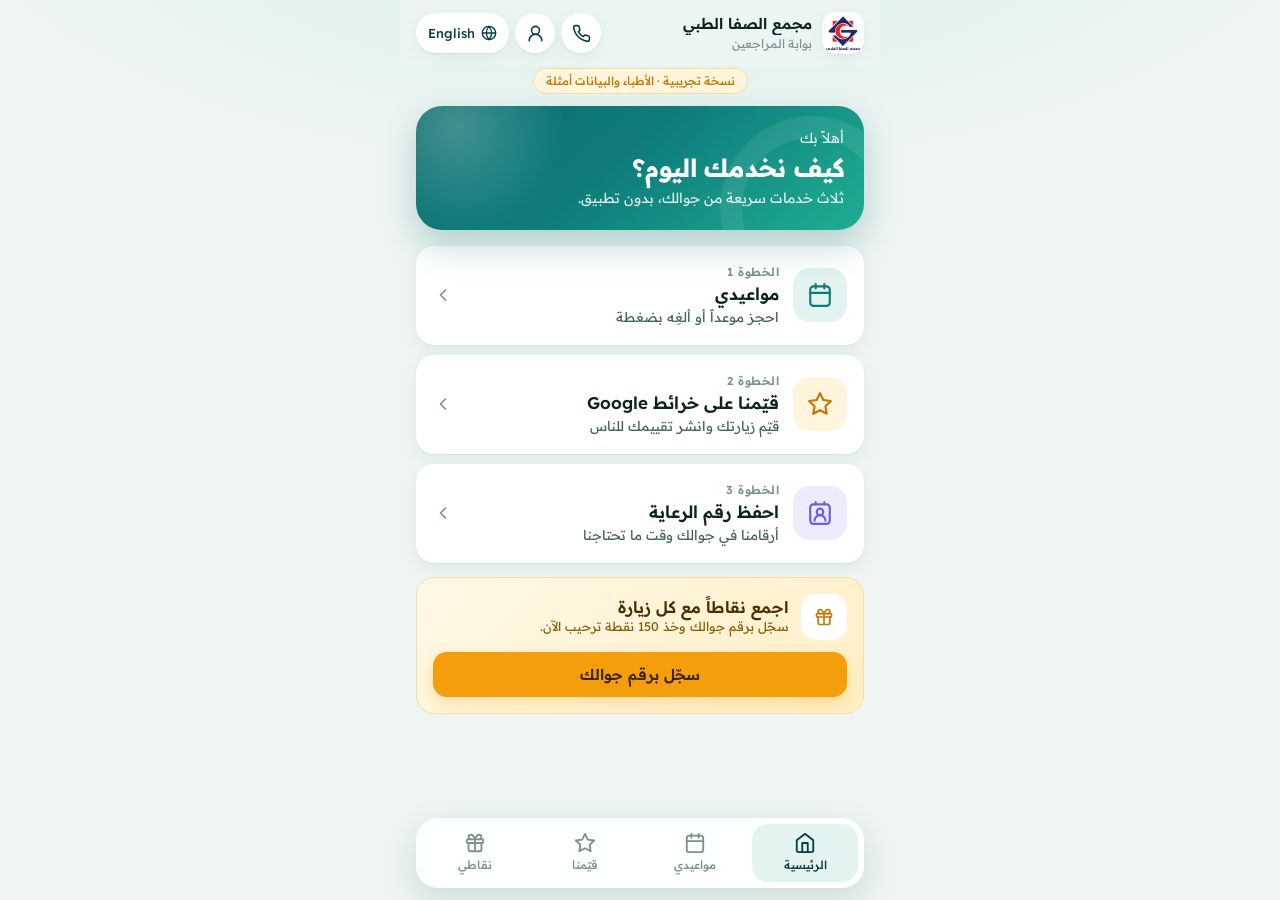
<file: index.html>
<!doctype html>
<html lang="ar" dir="rtl">
<head>
  <meta charset="utf-8">
  <meta name="robots" content="noindex, nofollow">
  <meta name="viewport" content="width=device-width, initial-scale=1, viewport-fit=cover">
  <meta name="theme-color" content="#0E7C7B">
  <title>Patient page</title>
  <link rel="icon" href="assets/brand/icon.png">
  <link rel="preconnect" href="https://fonts.googleapis.com">
  <link rel="preconnect" href="https://fonts.gstatic.com" crossorigin>
  <link href="https://fonts.googleapis.com/css2?family=Readex+Pro:wght@400;500;600;700&display=swap" rel="stylesheet">
  <link rel="stylesheet" href="assets/style.css">
</head>
<body data-title-key="t_patient">
  <a class="skip" href="#view" data-i18n="skip"></a>
  <div class="app">
    <header class="top">
      <a class="brand" href="#home">
        <span class="logo" id="logo"></span>
        <span class="brand-txt"><b data-brand="name"></b><small data-i18n="tagline"></small></span>
      </a>
      <div class="top-btns">
        <button class="icon-btn" id="careBtn" type="button" data-i18n-label="a3_t"><svg class="i" viewBox="0 0 24 24" fill="none" stroke="currentColor" stroke-width="2" stroke-linecap="round" stroke-linejoin="round" aria-hidden="true"><path d="M22 16.92v3a2 2 0 0 1-2.18 2 19.79 19.79 0 0 1-8.63-3.07 19.5 19.5 0 0 1-6-6 19.79 19.79 0 0 1-3.07-8.67A2 2 0 0 1 4.11 2h3a2 2 0 0 1 2 1.72 12.84 12.84 0 0 0 .7 2.81 2 2 0 0 1-.45 2.11L8.09 9.91a16 16 0 0 0 6 6l1.27-1.27a2 2 0 0 1 2.11-.45 12.84 12.84 0 0 0 2.81.7A2 2 0 0 1 22 16.92z"/></svg></button>
        <button class="icon-btn" id="userBtn" type="button"></button>
        <button class="lang" id="langBtn" type="button"></button>
      </div>
    </header>
    <p class="demo-tag"><span data-i18n="demo_tag"></span></p>

    <main id="view" tabindex="-1"></main>

    <nav class="tabs" aria-label="sections">
      <a href="#home" data-nav="home"><svg class="i" viewBox="0 0 24 24" fill="none" stroke="currentColor" stroke-width="2" stroke-linecap="round" stroke-linejoin="round" aria-hidden="true"><path d="m3 9 9-7 9 7v11a2 2 0 0 1-2 2H5a2 2 0 0 1-2-2z"/><path d="M9 22V12h6v10"/></svg><span data-i18n="home"></span></a>
      <a href="#appts" data-nav="appts"><svg class="i" viewBox="0 0 24 24" fill="none" stroke="currentColor" stroke-width="2" stroke-linecap="round" stroke-linejoin="round" aria-hidden="true"><rect x="3" y="4" width="18" height="18" rx="3"/><path d="M16 2v4M8 2v4M3 10h18"/></svg><span data-i18n="nav_appts"></span></a>
      <a href="#rate" data-nav="rate"><svg class="i" viewBox="0 0 24 24" fill="none" stroke="currentColor" stroke-width="2" stroke-linecap="round" stroke-linejoin="round" aria-hidden="true"><path d="M12 2l3.09 6.26L22 9.27l-5 4.87 1.18 6.88L12 17.77l-6.18 3.25L7 14.14 2 9.27l6.91-1.01L12 2z"/></svg><span data-i18n="nav_rate"></span></a>
      <a href="#points" data-nav="points"><svg class="i" viewBox="0 0 24 24" fill="none" stroke="currentColor" stroke-width="2" stroke-linecap="round" stroke-linejoin="round" aria-hidden="true"><rect x="3" y="8" width="18" height="4" rx="1"/><path d="M12 8v13M19 12v7a2 2 0 0 1-2 2H7a2 2 0 0 1-2-2v-7M7.5 8a2.5 2.5 0 0 1 0-5C10 3 12 8 12 8s2-5 4.5-5a2.5 2.5 0 0 1 0 5"/></svg><span data-i18n="nav_points"></span></a>
    </nav>
  </div>

  <script src="vendor/qrcode.min.js"></script>
  <script src="assets/config.js"></script>
  <script src="assets/i18n.js"></script>
  <script src="assets/core.js"></script>
  <script src="assets/data.js"></script>
  <script src="assets/app.js"></script>
</body>
</html>
</file>
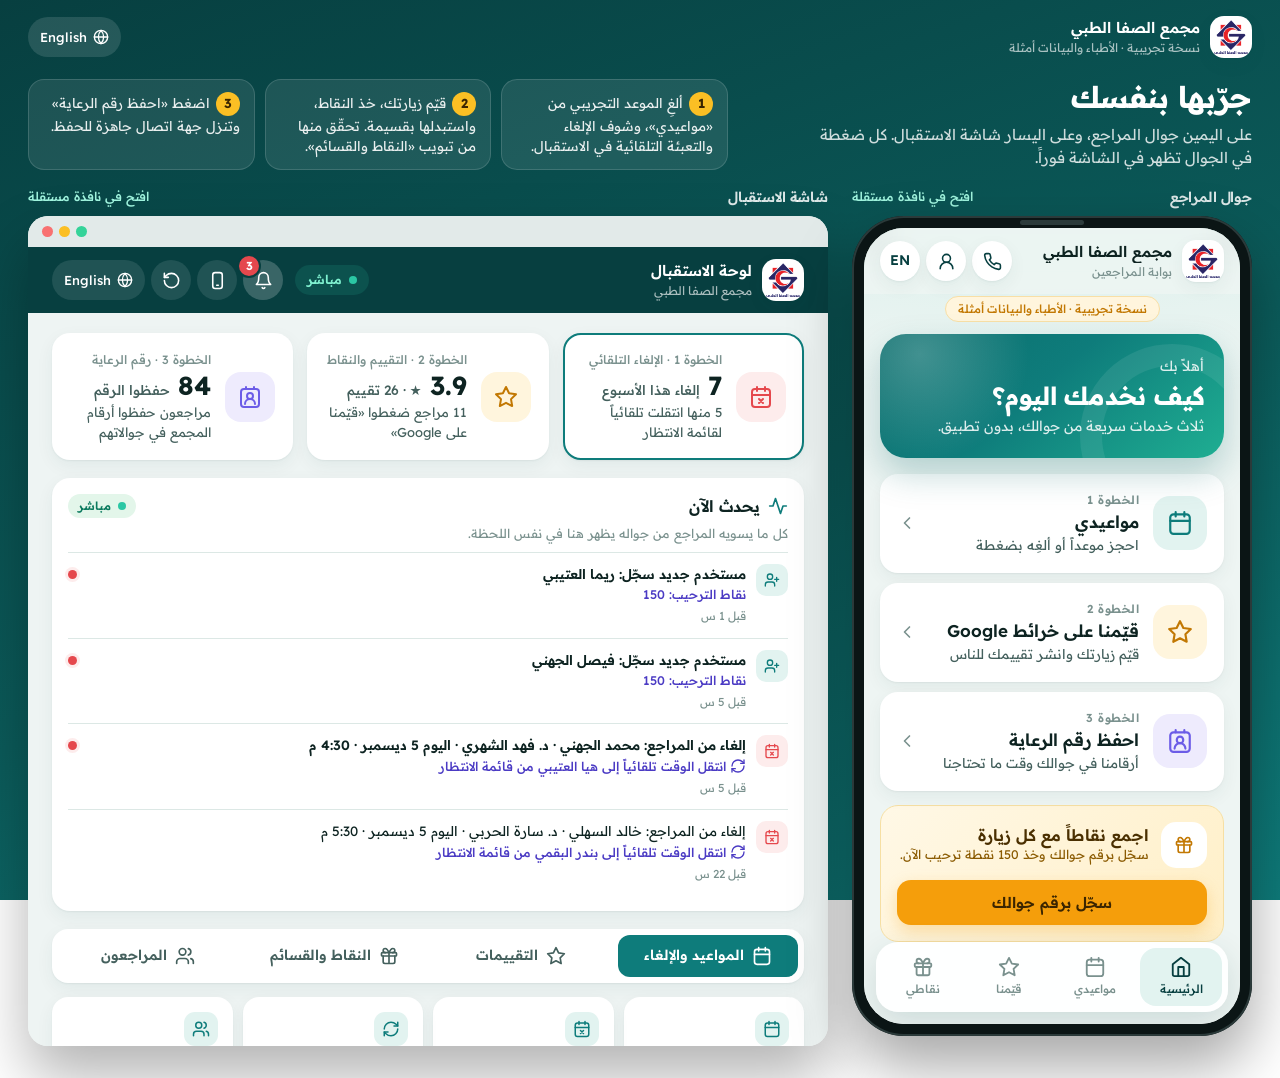
<file: demo.html>
<!doctype html>
<html lang="ar" dir="rtl">
<head>
  <meta charset="utf-8">
  <meta name="robots" content="noindex, nofollow">
  <meta name="viewport" content="width=device-width, initial-scale=1">
  <meta name="theme-color" content="#073F40">
  <title>Live demo</title>
  <link rel="icon" href="assets/brand/icon.png">
  <link rel="preconnect" href="https://fonts.googleapis.com">
  <link rel="preconnect" href="https://fonts.gstatic.com" crossorigin>
  <link href="https://fonts.googleapis.com/css2?family=Readex+Pro:wght@400;500;600;700&display=swap" rel="stylesheet">
  <link rel="stylesheet" href="assets/style.css">
  <style>
    body.demo { background: linear-gradient(160deg, #073F40 0%, #0B5B5A 55%, #0E7C7B 100%) fixed; color: #fff; min-height: 100vh; }
    .d-top { display: flex; align-items: center; gap: 12px; padding: 16px 28px; }
    .d-top .brand-txt small { color: rgba(255,255,255,.65); }
    .d-top .brand { flex: 1; }
    .d-top .lang { background: rgba(255,255,255,.12); color: #fff; box-shadow: none; }
    .d-intro { max-width: 1400px; margin: 0 auto; padding: 4px 28px 18px; display: grid; grid-template-columns: minmax(0, 1fr) minmax(0, 1.4fr); gap: 24px; align-items: end; }
    .d-intro h1 { font-size: 30px; font-weight: 700; }
    .d-intro p { color: rgba(255,255,255,.8); margin-top: 6px; max-width: 48ch; }
    .d-steps { list-style: none; margin: 0; padding: 0; display: grid; grid-template-columns: repeat(3, 1fr); gap: 10px; }
    .d-steps li { background: rgba(255,255,255,.09); border: 1px solid rgba(255,255,255,.14); border-radius: 16px; padding: 12px 14px; font-size: 13.5px; line-height: 1.5; color: rgba(255,255,255,.9); }
    .d-steps b { display: inline-grid; place-items: center; width: 24px; height: 24px; border-radius: 50%; background: #FBBF24; color: #3B2500; font-size: 13px; margin-inline-end: 6px; }
    .d-stage { max-width: 1400px; margin: 0 auto; padding: 0 28px 32px; display: grid; grid-template-columns: 400px minmax(0, 1fr); gap: 24px; align-items: start; }
    .d-col h2 { display: flex; align-items: center; justify-content: space-between; gap: 8px; font-size: 14px; font-weight: 600; color: rgba(255,255,255,.85); margin-bottom: 10px; }
    .d-col h2 a { font-size: 12.5px; font-weight: 500; color: #9FF3DD; display: inline-flex; gap: 4px; align-items: center; }
    .d-col h2 a .i { width: 14px; height: 14px; }
    .phone { width: 400px; height: 820px; border-radius: 52px; padding: 12px; background: #0B1515; box-shadow: 0 30px 60px rgba(0,0,0,.35), inset 0 0 0 2px #2B3A3A; position: relative; }
    .phone::before { content: ''; position: absolute; top: 4px; left: 50%; transform: translateX(-50%); width: 64px; height: 5px; border-radius: 9px; background: #2B3A3A; z-index: 2; }
    .phone iframe { width: 100%; height: 100%; border: 0; border-radius: 40px; background: #EEF5F3; display: block; }
    .screen { border-radius: 20px; overflow: hidden; box-shadow: 0 30px 60px rgba(0,0,0,.3); background: #EEF4F3; }
    .screen .bar { display: flex; gap: 6px; padding: 10px 14px; background: #E2EAE9; direction: ltr; }
    .screen .bar span { width: 11px; height: 11px; border-radius: 50%; background: #F87171; }
    .screen .bar span:nth-child(2) { background: #FBBF24; } .screen .bar span:nth-child(3) { background: #34D399; }
    .screen iframe { width: 100%; height: 799px; border: 0; display: block; }
    @media (max-width: 1100px) {
      .d-intro, .d-stage { grid-template-columns: 1fr; }
      .d-col.ph { justify-self: center; }
    }
    @media (max-width: 700px) {
      .d-top, .d-intro, .d-stage { padding-inline: 16px; }
      .d-steps { grid-template-columns: 1fr; }
      .phone { width: min(400px, calc(100vw - 32px)); height: 760px; border-radius: 44px; }
      .d-intro h1 { font-size: 24px; }
    }
  </style>
</head>
<body class="demo" data-title-key="t_demo">
  <header class="d-top">
    <a class="brand" href="demo.html">
      <span class="logo" id="logo"></span>
      <span class="brand-txt"><b data-brand="name"></b><small data-i18n="demo_tag"></small></span>
    </a>
    <button class="lang" id="langBtn" type="button"></button>
  </header>
  <section class="d-intro">
    <div><h1 data-i18n="p_title"></h1><p data-i18n="p_sub"></p></div>
    <ol class="d-steps">
      <li><b>1</b><span data-i18n="p_s1"></span></li>
      <li><b>2</b><span data-i18n="p_s2"></span></li>
      <li><b>3</b><span data-i18n="p_s3"></span></li>
    </ol>
  </section>
  <main class="d-stage">
    <div class="d-col ph">
      <h2><span data-i18n="p_phone"></span><a href="index.html" target="_blank" rel="noopener"><span data-i18n="p_open"></span></a></h2>
      <div class="phone"><iframe src="index.html" title="patient" loading="eager"></iframe></div>
    </div>
    <div class="d-col">
      <h2><span data-i18n="p_staff"></span><a href="staff.html" target="_blank" rel="noopener"><span data-i18n="p_open"></span></a></h2>
      <div class="screen"><div class="bar" aria-hidden="true"><span></span><span></span><span></span></div><iframe src="staff.html" title="reception"></iframe></div>
    </div>
  </main>
  <script src="assets/config.js"></script>
  <script src="assets/i18n.js"></script>
  <script src="assets/core.js"></script>
  <script>
    document.getElementById('logo').innerHTML = '<img src="' + APP.brand.logoIcon + '" alt="" width="40" height="40">';
    Q.langButton(document.getElementById('langBtn'));
    Q.applyLang();
  </script>
</body>
</html>
</file>
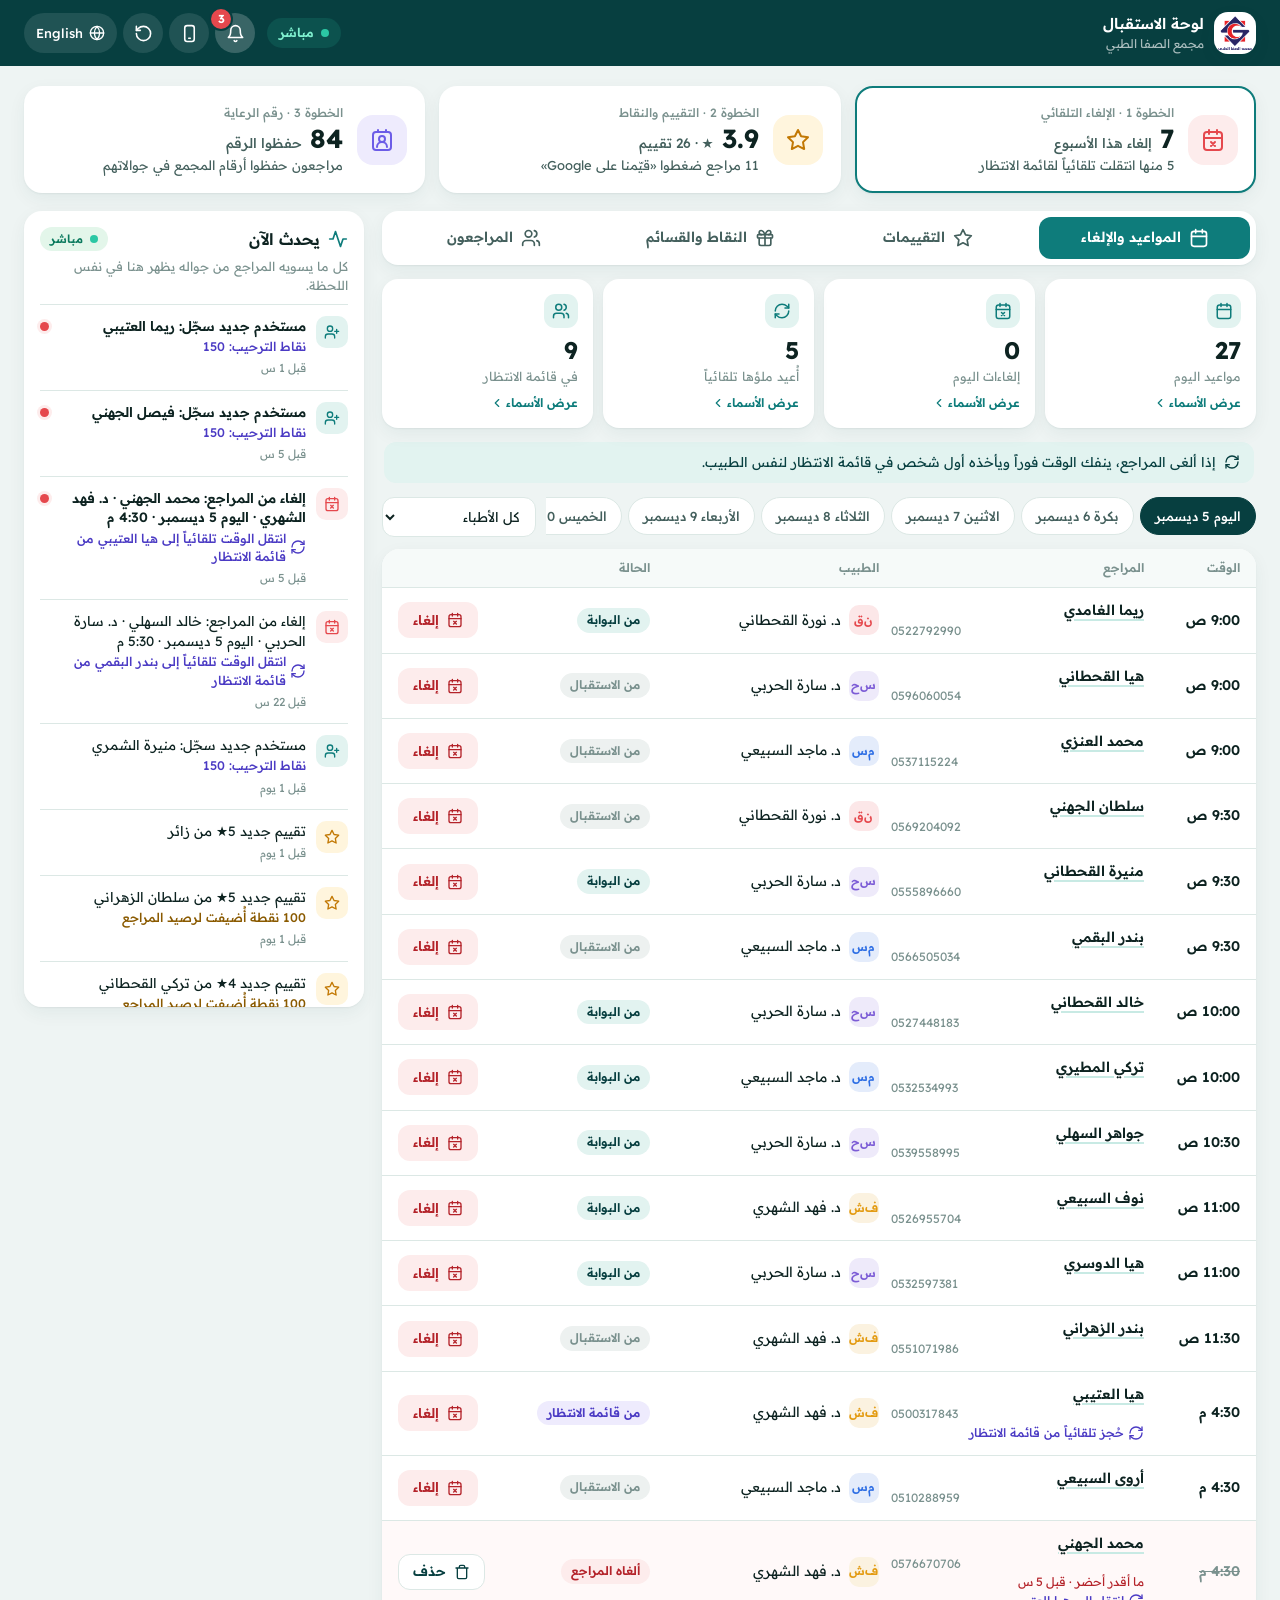
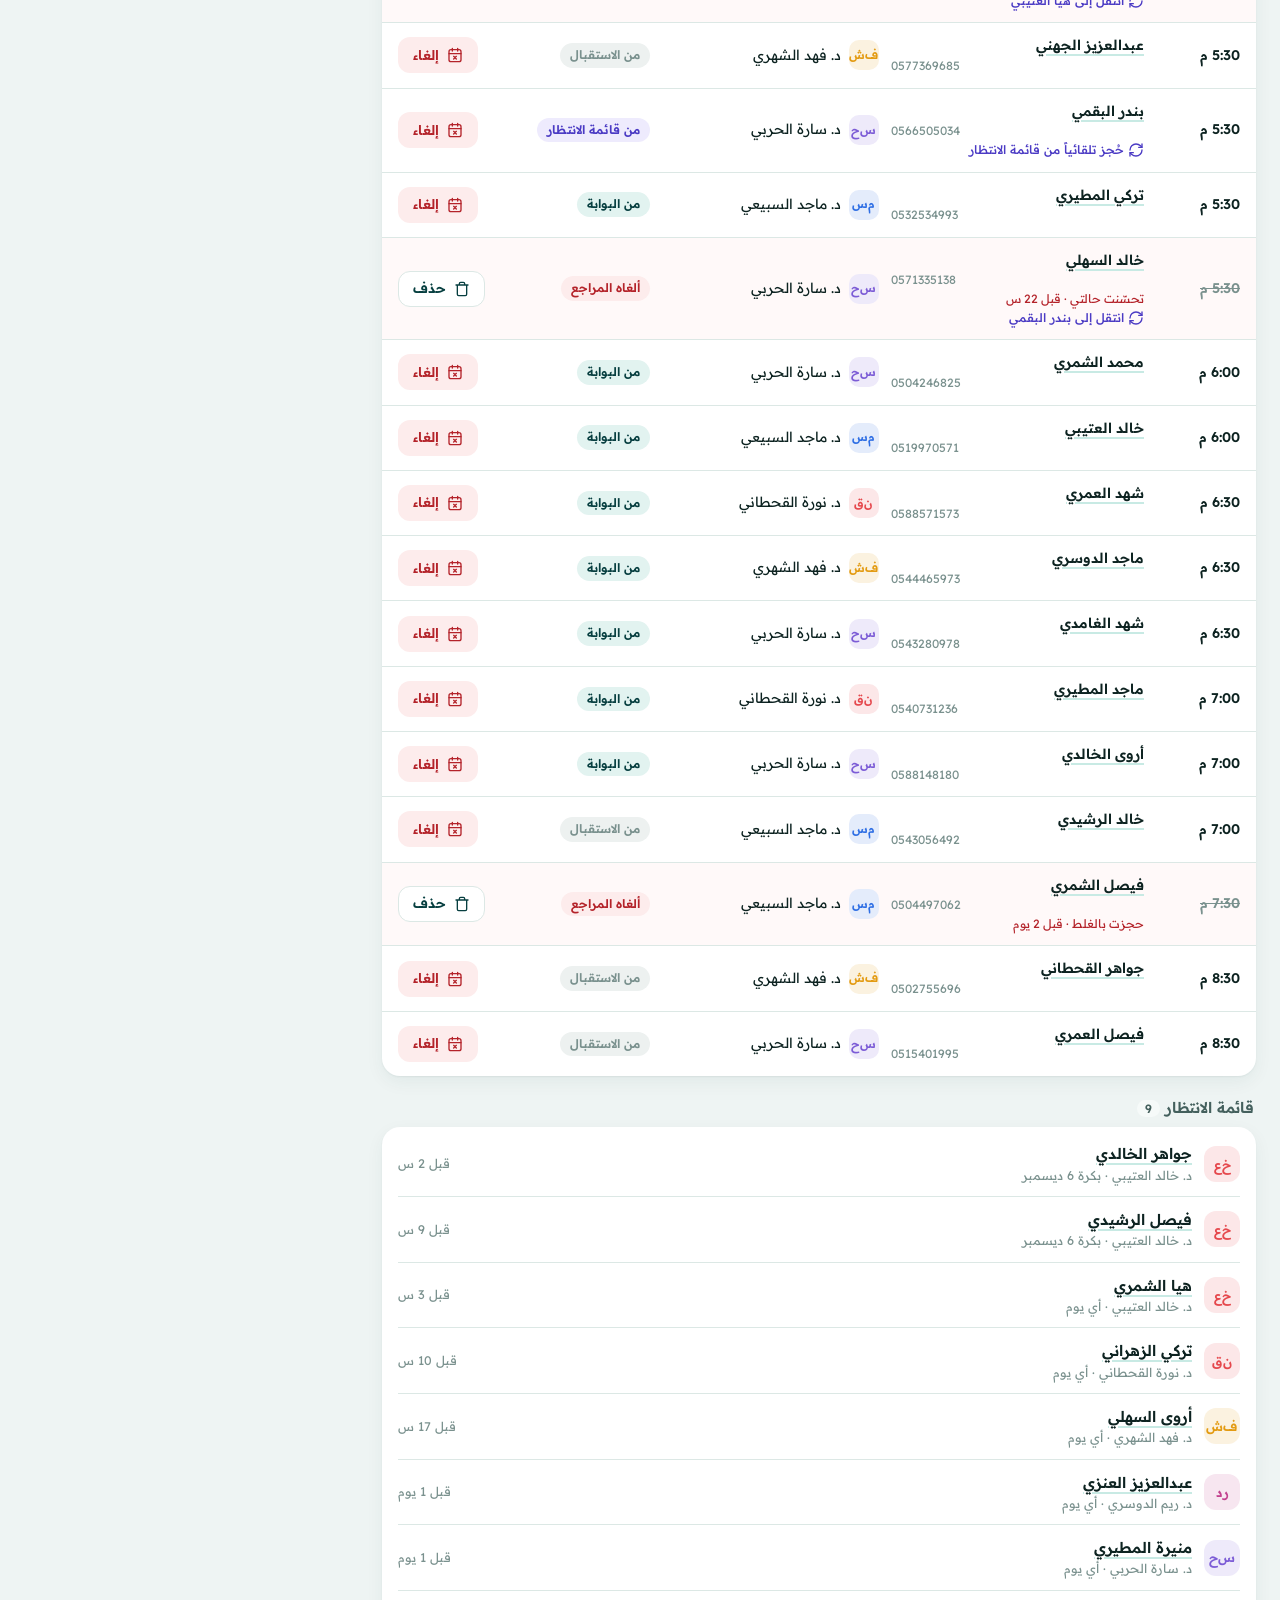
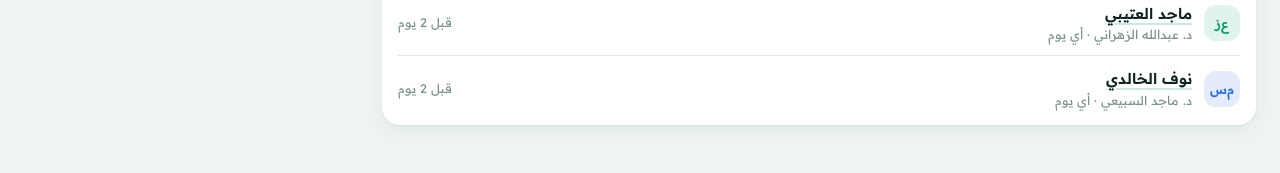
<file: staff.html>
<!doctype html>
<html lang="ar" dir="rtl">
<head>
  <meta charset="utf-8">
  <meta name="robots" content="noindex, nofollow">
  <meta name="viewport" content="width=device-width, initial-scale=1">
  <meta name="theme-color" content="#073F40">
  <title>Reception</title>
  <link rel="icon" href="assets/brand/icon.png">
  <link rel="preconnect" href="https://fonts.googleapis.com">
  <link rel="preconnect" href="https://fonts.gstatic.com" crossorigin>
  <link href="https://fonts.googleapis.com/css2?family=Readex+Pro:wght@400;500;600;700&display=swap" rel="stylesheet">
  <link rel="stylesheet" href="assets/style.css">
  <link rel="stylesheet" href="assets/staff.css">
</head>
<body class="staff" data-title-key="t_staff">
  <header class="s-top">
    <div class="s-brand">
      <span class="logo" id="logo"></span>
      <span class="brand-txt"><b data-i18n="s_title"></b><small data-brand="name"></small></span>
    </div>
    <span class="live"><span class="pulse" aria-hidden="true"></span><span data-i18n="s_live"></span></span>
    <div class="top-btns">
      <button class="icon-btn bell" id="bellBtn" type="button" aria-haspopup="dialog" aria-expanded="false"></button>
      <a class="icon-btn" href="index.html" target="_blank" rel="noopener" data-i18n-label="s_open_patient"><svg class="i" viewBox="0 0 24 24" fill="none" stroke="currentColor" stroke-width="2" stroke-linecap="round" stroke-linejoin="round" aria-hidden="true"><rect x="6" y="2" width="12" height="20" rx="3"/><path d="M11 18h2"/></svg></a>
      <button class="icon-btn" id="resetBtn" type="button" data-i18n-label="s_reset"><svg class="i" viewBox="0 0 24 24" fill="none" stroke="currentColor" stroke-width="2" stroke-linecap="round" stroke-linejoin="round" aria-hidden="true"><path d="M3 12a9 9 0 1 0 9-9 9.75 9.75 0 0 0-6.74 2.74L3 8"/><path d="M3 3v5h5"/></svg></button>
      <button class="lang" id="langBtn" type="button"></button>
    </div>
  </header>
  <main id="root" class="s-wrap"></main>

  <script src="vendor/qrcode.min.js"></script>
  <script src="assets/config.js"></script>
  <script src="assets/i18n.js"></script>
  <script src="assets/core.js"></script>
  <script src="assets/data.js"></script>
  <script src="assets/staff.js"></script>
</body>
</html>
</file>
<file: assets/style.css>
/* Simple demo: teal and mint, soft cards, big touch targets. */
:root {
  --bg: #EEF5F3;
  --surface: #FFFFFF;
  --surface-2: #F6FAF9;
  --ink: #0D2321;
  --ink-2: #44605D;
  --ink-3: #7A918E;
  --line: #DCE8E5;

  --p: #0E7C7B;
  --p-600: #0B6867;
  --p-800: #073F40;
  --p-50: #E2F3F0;
  --p-100: #C8EAE4;
  --mint: #2BC7A4;

  --amber: #F59E0B;
  --amber-600: #C27803;
  --amber-50: #FFF5DD;
  --violet: #6C5CE7;
  --violet-50: #EEEBFD;
  --bad: #E5484D;
  --bad-50: #FDECEC;
  --ok: #12A150;
  --ok-50: #E3F6EA;

  --r-sm: 12px;
  --r: 18px;
  --r-lg: 26px;
  --sh-1: 0 1px 2px rgba(7, 63, 64, .06), 0 6px 18px rgba(7, 63, 64, .06);
  --sh-2: 0 12px 34px rgba(7, 63, 64, .14);
  --ring: 0 0 0 3px #fff, 0 0 0 5px var(--p);
  --font: 'Readex Pro', 'IBM Plex Sans Arabic', system-ui, -apple-system, 'Segoe UI', sans-serif;
  --safe-b: env(safe-area-inset-bottom, 0px);
  color-scheme: light;
}
* { box-sizing: border-box; }
html { -webkit-text-size-adjust: 100%; scroll-padding-top: 80px; }
body {
  margin: 0; font-family: var(--font); color: var(--ink); font-size: 15px; line-height: 1.55;
  background: radial-gradient(1000px 420px at 50% -120px, #D3EEE8 0%, rgba(211, 238, 232, 0) 70%), var(--bg);
  min-height: 100vh; -webkit-font-smoothing: antialiased;
}
h1, h2, h3 { margin: 0; line-height: 1.3; font-weight: 600; letter-spacing: -.01em; }
p { margin: 0; }
a { color: inherit; text-decoration: none; }
button { font: inherit; color: inherit; cursor: pointer; }
input, textarea, select { font: inherit; color: inherit; }
img { display: block; max-width: 100%; }
.i { width: 20px; height: 20px; flex: none; }
.i.sm { width: 16px; height: 16px; }
:focus-visible { outline: none; box-shadow: var(--ring); border-radius: 10px; }
[dir=rtl] .i.chev, [dir=rtl] .back .i { transform: scaleX(-1); }
.skip { position: absolute; inset-inline-start: 12px; top: -60px; background: var(--p-800); color: #fff; padding: 8px 14px; border-radius: 10px; z-index: 99; }
.skip:focus { top: 12px; }
.muted { color: var(--ink-2); }
.small { font-size: 13px; }
.center { text-align: center; }

/* ---------- shell ---------- */
.app { max-width: 480px; margin: 0 auto; min-height: 100vh; padding: 0 16px calc(96px + var(--safe-b)); }
.top {
  position: sticky; top: 0; z-index: 20; display: flex; align-items: center; justify-content: space-between; gap: 8px;
  margin: 0 -16px; padding: 12px 16px; background: rgba(238, 245, 243, .86); backdrop-filter: saturate(1.4) blur(14px); -webkit-backdrop-filter: saturate(1.4) blur(14px);
}
.brand { display: flex; align-items: center; gap: 10px; min-width: 0; }
.logo { width: 42px; height: 42px; border-radius: 14px; background: #fff; box-shadow: var(--sh-1); display: grid; place-items: center; flex: none; overflow: hidden; }
.logo img { width: 34px; height: 34px; object-fit: contain; }
.brand-txt { display: flex; flex-direction: column; min-width: 0; }
.brand-txt b { font-size: 15px; font-weight: 600; white-space: nowrap; overflow: hidden; text-overflow: ellipsis; }
.brand-txt small { font-size: 12px; color: var(--ink-3); }
.top-btns { display: flex; align-items: center; gap: 6px; flex: none; }
.icon-btn { width: 40px; height: 40px; border-radius: 50%; border: 0; background: #fff; box-shadow: var(--sh-1); display: grid; place-items: center; color: var(--p-800); }
.icon-btn .i { width: 19px; height: 19px; }
.me-av { width: 32px; height: 32px; border-radius: 50%; background: var(--p); color: #fff; display: grid; place-items: center; font-weight: 600; font-size: 14px; }
.lang { height: 40px; padding: 0 12px; border-radius: 999px; border: 0; background: #fff; box-shadow: var(--sh-1); display: flex; align-items: center; gap: 6px; font-size: 13px; font-weight: 500; color: var(--p-800); }
.lang .i { width: 16px; height: 16px; }
.demo-tag { text-align: center; margin: 2px 0 12px; }
.demo-tag span { display: inline-block; font-size: 11.5px; font-weight: 500; color: var(--amber-600); background: var(--amber-50); border: 1px solid #F8DFA6; padding: 3px 12px; border-radius: 999px; }
main { outline: none; animation: in .28s ease both; }
@keyframes in { from { opacity: 0; transform: translateY(6px); } to { opacity: 1; transform: none; } }

/* bottom tabs */
.tabs {
  position: fixed; z-index: 30; bottom: calc(12px + var(--safe-b)); left: 50%; transform: translateX(-50%);
  width: min(448px, calc(100% - 24px)); display: grid; grid-template-columns: repeat(4, 1fr); gap: 4px; padding: 6px;
  background: rgba(255, 255, 255, .94); backdrop-filter: blur(16px); -webkit-backdrop-filter: blur(16px); border-radius: 22px; box-shadow: var(--sh-2);
}
.tabs a { display: flex; flex-direction: column; align-items: center; gap: 2px; padding: 8px 4px; border-radius: 16px; font-size: 11.5px; font-weight: 500; color: var(--ink-3); transition: background .2s, color .2s; }
.tabs a .i { width: 22px; height: 22px; }
.tabs a[aria-current=true] { background: var(--p-50); color: var(--p-800); }

/* ---------- buttons ---------- */
.btn {
  display: inline-flex; align-items: center; justify-content: center; gap: 8px; min-height: 44px; padding: 10px 18px;
  border-radius: 14px; border: 1px solid transparent; font-weight: 600; font-size: 15px; transition: transform .12s, background .2s, box-shadow .2s; text-align: center;
}
.btn:active { transform: scale(.98); }
.btn.block { display: flex; width: 100%; }
.btn.lg { min-height: 54px; border-radius: 16px; font-size: 16px; }
.btn.sm { min-height: 36px; padding: 6px 14px; font-size: 13.5px; border-radius: 12px; }
.btn.primary { background: var(--p); color: #fff; box-shadow: 0 6px 16px rgba(14, 124, 123, .28); }
.btn.primary:hover { background: var(--p-600); }
.btn.amber { background: var(--amber); color: #3B2500; box-shadow: 0 6px 16px rgba(245, 158, 11, .28); }
.btn.amber:hover { background: #E89206; }
.btn.ghost { background: #fff; border-color: var(--line); color: var(--p-800); }
.btn.ghost:hover { background: var(--surface-2); }
.btn.danger { background: var(--bad); color: #fff; }
.btn.danger-soft { background: var(--bad-50); color: #B4232A; }
.btn.google { background: #fff; color: #1F1F1F; border-color: #D5DCDB; }
.btn[disabled] { opacity: .45; box-shadow: none; cursor: not-allowed; }
.link { background: none; border: 0; color: var(--p); font-weight: 600; padding: 6px; font-size: 14px; }

/* ---------- home ---------- */
.hero {
  position: relative; overflow: hidden; padding: 22px 20px 20px; border-radius: var(--r-lg); color: #fff;
  background: linear-gradient(140deg, #0B6E6D 0%, #0E7C7B 45%, #1FAE92 100%); box-shadow: 0 16px 34px rgba(11, 104, 103, .26);
}
.hero::before, .hero::after { content: ''; position: absolute; border-radius: 50%; pointer-events: none; }
.hero::before { width: 220px; height: 220px; inset-inline-end: -70px; top: -90px; background: radial-gradient(circle, rgba(255, 255, 255, .22), rgba(255, 255, 255, 0) 70%); }
.hero::after { width: 140px; height: 140px; inset-inline-start: -40px; bottom: -70px; border: 22px solid rgba(255, 255, 255, .08); }
.hello { font-size: 14px; opacity: .85; }
.hero h1 { font-size: 25px; margin-top: 2px; font-weight: 700; }
.hero-sub { font-size: 14px; opacity: .85; margin-top: 4px; max-width: 30ch; }
.pts-pill { position: relative; z-index: 1; display: inline-flex; align-items: center; gap: 6px; margin-top: 14px; padding: 7px 14px; border-radius: 999px; background: rgba(255, 255, 255, .18); border: 1px solid rgba(255, 255, 255, .3); font-size: 13.5px; }
.pts-pill .i { width: 16px; height: 16px; color: #FFE08A; }

.actions { list-style: none; margin: 16px 0 0; padding: 0; display: grid; gap: 10px; }
.act {
  width: 100%; display: flex; align-items: center; gap: 14px; padding: 16px; text-align: start; border: 1px solid transparent;
  background: var(--surface); border-radius: var(--r); box-shadow: var(--sh-1); transition: transform .15s, box-shadow .2s, border-color .2s;
}
.act:hover { transform: translateY(-1px); box-shadow: var(--sh-2); border-color: var(--p-100); }
.act-ic { width: 54px; height: 54px; border-radius: 17px; display: grid; place-items: center; flex: none; }
.act-ic .i { width: 26px; height: 26px; }
.a1 .act-ic { background: var(--p-50); color: var(--p); }
.a2 .act-ic { background: var(--amber-50); color: var(--amber-600); }
.a3 .act-ic { background: var(--violet-50); color: var(--violet); }
.act-txt { flex: 1; min-width: 0; display: flex; flex-direction: column; }
.act-n { font-size: 11.5px; font-weight: 600; color: var(--ink-3); text-transform: uppercase; letter-spacing: .04em; }
.act-txt b { font-size: 17px; font-weight: 600; }
.act-txt span { font-size: 13.5px; color: var(--ink-2); }
.chev { color: var(--ink-3); }

.next { display: flex; align-items: center; gap: 12px; margin-top: 14px; padding: 14px 16px; background: var(--p-800); color: #fff; border-radius: var(--r); box-shadow: var(--sh-1); }
.next > div { flex: 1; display: flex; flex-direction: column; min-width: 0; }
.next small { font-size: 12px; opacity: .7; }
.next b { font-size: 15px; font-weight: 600; }
.next span { font-size: 13px; opacity: .85; }
.next .chev { color: rgba(255, 255, 255, .7); }

.pts-card { display: block; margin-top: 14px; padding: 16px; background: linear-gradient(135deg, #FFF8E6, #FFEFC7); border: 1px solid #F6DFA3; border-radius: var(--r); }
.pts-top { display: flex; align-items: center; gap: 12px; }
.pts-top > div { flex: 1; display: flex; flex-direction: column; }
.pts-top small { font-size: 12.5px; color: #8A5A00; }
.pts-top b { font-size: 24px; font-weight: 700; color: #4A2F00; line-height: 1.2; }
.pts-top b span { font-size: 14px; font-weight: 500; }
.pts-top b.g { font-size: 16px; font-weight: 600; }
.pts-ic { width: 46px; height: 46px; border-radius: 15px; background: #fff; color: var(--amber-600); display: grid; place-items: center; flex: none; }
.pts-card.guest .btn { margin-top: 12px; }
.prog { height: 8px; border-radius: 99px; background: rgba(194, 120, 3, .15); overflow: hidden; margin-top: 12px; }
.prog span { display: block; height: 100%; border-radius: inherit; background: linear-gradient(90deg, var(--amber), #FBBF24); transition: width .6s cubic-bezier(.2, .8, .2, 1); }
.prog-txt { font-size: 12.5px; color: #7A5000; margin-top: 6px; }

/* ---------- page head ---------- */
.page-head { display: flex; align-items: flex-start; gap: 12px; margin: 4px 0 16px; }
.back { width: 42px; height: 42px; border-radius: 14px; background: #fff; box-shadow: var(--sh-1); display: grid; place-items: center; flex: none; color: var(--p-800); }
.page-head h1 { font-size: 22px; font-weight: 700; }
.page-head p { font-size: 13.5px; color: var(--ink-2); margin-top: 2px; }
.sec { font-size: 15px; font-weight: 600; margin: 22px 2px 10px; color: var(--ink-2); }
.lbl { font-size: 13.5px; font-weight: 600; color: var(--ink-2); margin: 18px 2px 8px; }
.note { display: flex; gap: 8px; align-items: flex-start; font-size: 12.5px; color: var(--ink-3); margin: 14px 2px 0; }
.note .i { width: 16px; height: 16px; margin-top: 2px; }

.card { background: var(--surface); border-radius: var(--r); box-shadow: var(--sh-1); padding: 18px; margin-top: 12px; }
.card.soft { display: flex; gap: 10px; align-items: flex-start; background: var(--surface-2); box-shadow: none; border: 1px solid var(--line); font-size: 14px; color: var(--ink-2); }
.card.soft .i { color: var(--p); margin-top: 2px; }
.guest-card, .empty, .full-card { text-align: center; display: flex; flex-direction: column; align-items: center; gap: 10px; }
.guest-card { margin-bottom: 12px; }
.guest-card p, .full-card p { color: var(--ink-2); font-size: 14px; max-width: 32ch; }
.empty { color: var(--ink-3); }
.empty .i { width: 30px; height: 30px; }
.big-ic { width: 60px; height: 60px; border-radius: 20px; background: var(--p-50); color: var(--p); display: grid; place-items: center; }
.big-ic .i { width: 28px; height: 28px; }
.big-ic.amber { background: var(--amber-50); color: var(--amber-600); }

.chip { display: inline-flex; align-items: center; font-size: 12px; font-weight: 600; padding: 3px 10px; border-radius: 999px; white-space: nowrap; }
.chip.ok { background: var(--ok-50); color: #0B7A3B; }
.chip.bad { background: var(--bad-50); color: #B4232A; }
.chip.mute { background: #EDF1F0; color: var(--ink-3); }
.chip.amber { background: var(--amber-50); color: #8A5A00; }
.chip.violet { background: var(--violet-50); color: #4B3BC4; }
.chip.teal { background: var(--p-50); color: var(--p-800); }

.chips { display: flex; flex-wrap: wrap; gap: 8px; }
.chips.scroll { flex-wrap: nowrap; overflow-x: auto; margin: 0 -16px; padding: 2px 16px 8px; scrollbar-width: none; }
.chips.scroll::-webkit-scrollbar { display: none; }
.chip-btn { flex: none; min-height: 40px; padding: 8px 16px; border-radius: 999px; background: #fff; border: 1px solid var(--line); font-size: 14px; font-weight: 500; color: var(--ink-2); transition: all .15s; }
.chip-btn[aria-pressed=true], .chip-btn[aria-checked=true] { background: var(--p); border-color: var(--p); color: #fff; }

/* ---------- appointments ---------- */
.avatar { width: 44px; height: 44px; border-radius: 15px; display: grid; place-items: center; flex: none; font-weight: 600; font-size: 15px; color: var(--c); background: color-mix(in srgb, var(--c) 13%, #fff); }
.avatar.lg { width: 52px; height: 52px; border-radius: 17px; font-size: 17px; }
.appt { background: var(--surface); border-radius: var(--r); box-shadow: var(--sh-1); padding: 16px; margin-bottom: 12px; }
.appt-top { display: flex; align-items: center; gap: 12px; }
.who { flex: 1; min-width: 0; display: flex; flex-direction: column; }
.who b { font-size: 15.5px; font-weight: 600; }
.who small { font-size: 12.5px; color: var(--ink-3); }
.appt-when { display: flex; flex-wrap: wrap; gap: 8px; margin-top: 14px; }
.appt-when span { display: inline-flex; align-items: center; gap: 6px; background: var(--surface-2); border: 1px solid var(--line); padding: 7px 12px; border-radius: 12px; font-size: 14px; font-weight: 500; }
.appt-when .i { width: 16px; height: 16px; color: var(--p); }
.demo-note { display: flex; gap: 6px; align-items: flex-start; font-size: 12.5px; color: var(--amber-600); margin-top: 10px; }
.demo-note .i { width: 15px; height: 15px; margin-top: 3px; }
.appt-act { display: grid; grid-template-columns: 1fr 1fr; gap: 8px; margin-top: 14px; }
.appt-act .btn { font-size: 14px; padding: 10px; }
.past { margin-top: 18px; background: var(--surface); border-radius: var(--r); box-shadow: var(--sh-1); padding: 4px 16px; }
.past summary { cursor: pointer; padding: 12px 0; font-weight: 600; font-size: 14.5px; color: var(--ink-2); list-style: none; display: flex; align-items: center; gap: 8px; }
.past summary::-webkit-details-marker { display: none; }
.past summary::after { content: '+'; margin-inline-start: auto; font-size: 20px; color: var(--ink-3); }
.past[open] summary::after { content: '−'; }
.cnt { font-size: 12px; background: var(--surface-2); padding: 1px 8px; border-radius: 99px; }
.past-row { display: flex; align-items: center; justify-content: space-between; gap: 10px; padding: 11px 0; border-top: 1px solid var(--line); }
.past-row > div { display: flex; flex-direction: column; }
.past-row b { font-size: 14px; font-weight: 500; }
.past-row small { font-size: 12.5px; color: var(--ink-3); }
.plus { color: var(--ok); } .minus { color: var(--bad); }

/* ---------- booking ---------- */
.stepper { list-style: none; margin: 0 0 16px; padding: 0; display: grid; grid-template-columns: repeat(3, 1fr); gap: 6px; }
.stepper li { display: flex; align-items: center; gap: 6px; font-size: 12.5px; color: var(--ink-3); padding: 8px; border-radius: 12px; background: rgba(255, 255, 255, .6); }
.stepper .dot { width: 24px; height: 24px; border-radius: 50%; display: grid; place-items: center; background: #E3EBE9; font-size: 12px; font-weight: 600; flex: none; }
.stepper .dot .i { width: 14px; height: 14px; }
.stepper li.on { background: #fff; color: var(--p-800); font-weight: 600; box-shadow: var(--sh-1); }
.stepper li.on .dot { background: var(--p); color: #fff; }
.stepper li.done .dot { background: var(--p-100); color: var(--p-800); }
.docs { display: grid; gap: 10px; margin-top: 6px; }
.doc { display: flex; align-items: center; gap: 12px; padding: 14px; text-align: start; border: 1px solid transparent; background: var(--surface); border-radius: var(--r); box-shadow: var(--sh-1); width: 100%; transition: border-color .2s, transform .15s; }
.doc:hover { border-color: var(--p-100); transform: translateY(-1px); }
.nx { display: inline-flex; align-items: center; gap: 5px; margin-top: 6px; font-size: 12.5px; font-weight: 500; color: #0B7A3B; background: var(--ok-50); padding: 3px 9px; border-radius: 999px; align-self: flex-start; }
.nx .i { width: 14px; height: 14px; }
.nx.none { color: var(--ink-3); background: #EDF1F0; }
.pick-doc { display: flex; align-items: center; gap: 12px; background: #fff; border-radius: var(--r); padding: 12px 14px; box-shadow: var(--sh-1); }
.pick-doc > div { flex: 1; display: flex; flex-direction: column; }
.pick-doc small { color: var(--ink-3); font-size: 12.5px; }
.days { display: flex; gap: 8px; overflow-x: auto; margin: 0 -16px; padding: 2px 16px 10px; scrollbar-width: none; scroll-snap-type: x proximity; }
.days::-webkit-scrollbar { display: none; }
.day { flex: none; width: 74px; display: flex; flex-direction: column; align-items: center; gap: 1px; padding: 10px 4px; border-radius: 16px; background: #fff; border: 1px solid var(--line); scroll-snap-align: center; }
.day small { font-size: 12px; color: var(--ink-3); }
.day b { font-size: 22px; font-weight: 600; line-height: 1.2; }
.day span { font-size: 11px; color: #0B7A3B; font-weight: 500; }
.day.full span { color: var(--bad); }
.day.on { background: var(--p); border-color: var(--p); color: #fff; box-shadow: 0 6px 14px rgba(14, 124, 123, .3); }
.day.on small, .day.on span { color: rgba(255, 255, 255, .85); }
.slots { display: grid; grid-template-columns: repeat(4, 1fr); gap: 8px; }
.slot { min-height: 46px; border-radius: 13px; background: #fff; border: 1px solid var(--line); font-size: 14px; font-weight: 500; }
.slot:hover:not([disabled]) { border-color: var(--p); color: var(--p-800); }
.slot.on { background: var(--p); border-color: var(--p); color: #fff; }
.slot[disabled] { background: transparent; color: #B4C2C0; text-decoration: line-through; border-style: dashed; cursor: not-allowed; }
.sticky-cta { position: sticky; bottom: calc(92px + var(--safe-b)); margin-top: 18px; z-index: 5; }
.full-card .btn { margin-top: 6px; }
.cta { margin-top: 18px; }
.ticket { background: #fff; border-radius: var(--r); box-shadow: var(--sh-1); padding: 6px 18px; position: relative; margin-top: 4px; }
.tk-row { display: flex; justify-content: space-between; gap: 16px; padding: 12px 0; border-bottom: 1px dashed var(--line); font-size: 14px; }
.tk-row:last-child { border-bottom: 0; }
.tk-row span { color: var(--ink-3); }
.tk-row b { font-weight: 600; text-align: end; }
.done-view { display: flex; flex-direction: column; gap: 12px; text-align: center; padding-top: 10px; }
.done-view > .ticket, .done-view > .card, .done-view > .g-card, .done-view > .sheet-row { text-align: start; }
.done-view h1 { font-size: 24px; font-weight: 700; }
.done-ic { width: 76px; height: 76px; border-radius: 50%; margin: 0 auto; display: grid; place-items: center; background: var(--ok-50); color: var(--ok); animation: pop .5s cubic-bezier(.2, 1.4, .4, 1) both; }
.done-ic .i { width: 38px; height: 38px; stroke-width: 2.6; }
@keyframes pop { from { transform: scale(.4); opacity: 0; } to { transform: none; opacity: 1; } }

/* ---------- rating ---------- */
.rate-card { text-align: center; padding: 22px 16px; }
.rate-card .q { font-weight: 600; font-size: 16px; }
.stars { display: flex; justify-content: center; gap: 6px; margin-top: 14px; direction: ltr; }
.star { width: 54px; height: 54px; border-radius: 16px; border: 0; background: var(--surface-2); color: #C7D3D1; display: grid; place-items: center; transition: transform .15s, color .15s, background .15s; }
.star .i { width: 32px; height: 32px; }
.star.on { color: var(--amber); background: var(--amber-50); }
.star.on .i { fill: currentColor; }
.star:hover { transform: scale(1.08); }
.star-lbl { margin-top: 10px; font-weight: 600; color: var(--ink-2); min-height: 24px; }
.fld { display: flex; flex-direction: column; gap: 6px; margin-top: 14px; font-size: 13.5px; font-weight: 600; color: var(--ink-2); }
.fld input, .fld textarea { width: 100%; border: 1px solid var(--line); background: #fff; border-radius: 14px; padding: 13px 14px; font-size: 16px; font-weight: 400; color: var(--ink); resize: vertical; }
.fld input:focus, .fld textarea:focus { outline: none; border-color: var(--p); box-shadow: 0 0 0 3px var(--p-100); }
.earn-banner { display: flex; align-items: center; gap: 10px; margin-top: 16px; padding: 12px 14px; border-radius: 14px; background: var(--amber-50); border: 1px solid #F6DFA3; color: #6E4700; font-size: 14px; font-weight: 500; }
.earn-banner .i { color: var(--amber-600); }
.burst { width: 128px; height: 128px; margin: 6px auto 0; border-radius: 50%; display: flex; flex-direction: column; align-items: center; justify-content: center; color: #4A2F00;
  background: radial-gradient(circle at 30% 30%, #FFE79A, #FBBF24 60%, #F59E0B); box-shadow: 0 0 0 10px rgba(251, 191, 36, .18), 0 0 0 22px rgba(251, 191, 36, .08), 0 14px 30px rgba(245, 158, 11, .35);
  animation: pop .6s cubic-bezier(.2, 1.4, .4, 1) both; }
.burst b { font-size: 36px; font-weight: 700; line-height: 1; }
.burst small { font-size: 13px; font-weight: 600; }
.thanks .card { margin-top: 0; }
.claim { background: var(--amber-50); border: 1px solid #F6DFA3; box-shadow: none; text-align: center; }
.claim b { font-size: 16px; color: #4A2F00; }
.claim p { font-size: 13.5px; color: #7A5000; margin: 4px 0 12px; }
.g-card { background: #fff; border-radius: var(--r); box-shadow: var(--sh-1); padding: 16px; border: 1px solid var(--line); }
.g-top { display: flex; gap: 12px; align-items: flex-start; margin-bottom: 12px; }
.g-top b { font-size: 15.5px; }
.g-top p { font-size: 13.5px; color: var(--ink-2); margin-top: 2px; }
.g-ic { width: 44px; height: 44px; border-radius: 14px; display: grid; place-items: center; background: #F1F3F4; flex: none; }
.g-ic .i { width: 22px; height: 22px; color: #4285F4; }
.g-card .small { display: flex; gap: 6px; align-items: center; justify-content: center; margin-top: 8px; }
.btn.google .i:first-child { color: #FBBC04; fill: #FBBC04; }

/* rating → Google Maps */
.rt-flow { list-style: none; margin: 0 0 4px; padding: 0; display: grid; grid-template-columns: 1fr 1fr; gap: 6px; }
.rt-flow li { display: flex; align-items: center; gap: 6px; padding: 8px 10px; border-radius: 12px; background: rgba(255, 255, 255, .6); font-size: 12.5px; color: var(--ink-3); }
.rt-flow li.on { background: #fff; color: var(--p-800); font-weight: 600; box-shadow: var(--sh-1); }
.rt-flow span { width: 22px; height: 22px; border-radius: 50%; display: grid; place-items: center; background: #E3EBE9; font-size: 12px; font-weight: 700; flex: none; }
.rt-flow li.on span { background: var(--p); color: #fff; }
.rt-flow .i { width: 15px; height: 15px; color: #4285F4; }
.g-kicker { display: inline-flex; align-items: center; justify-content: center; gap: 6px; font-size: 13px; font-weight: 600; color: #0B7A3B; background: var(--ok-50); padding: 5px 12px; border-radius: 999px; align-self: center; }
.g-kicker .i { color: var(--ok); }
.thanks h1 { font-size: 21px; }
.g-hero { text-align: start; background: #fff; border-radius: var(--r-lg); padding: 18px; box-shadow: 0 12px 30px rgba(26, 115, 232, .14); border: 2px solid #D2E3FC; }
.g-hero .g-top { margin-bottom: 12px; align-items: center; }
.g-hero .g-top > div { display: flex; flex-direction: column; }
.g-hero .g-top small { font-size: 12.5px; color: var(--ink-3); }
.g-hero .g-ic { background: #E8F0FE; }
.g-hero .g-ic .i { color: #EA4335; }
.g-preview { background: #F8F9FA; border-radius: 14px; padding: 12px 14px; }
.g-stars { display: inline-flex; gap: 2px; direction: ltr; }
.g-stars .i { width: 22px; height: 22px; color: #DADCE0; }
.g-stars .i.on { color: #FBBC04; fill: #FBBC04; }
.g-preview p { font-size: 14px; color: var(--ink-2); margin-top: 6px; }
.g-steps { margin: 14px 0; padding-inline-start: 22px; display: grid; gap: 6px; font-size: 14px; color: var(--ink-2); }
.g-steps li::marker { color: #1A73E8; font-weight: 700; }
.btn.gblue { background: #1A73E8; color: #fff; box-shadow: 0 6px 16px rgba(26, 115, 232, .3); }
.btn.gblue:hover { background: #1765CC; }
.btn.gblue .i:first-child { background: #fff; border-radius: 50%; padding: 2px; color: #1A73E8; width: 22px; height: 22px; }
.g-done { display: flex; gap: 6px; align-items: flex-start; margin-top: 10px; font-size: 13.5px; color: #0B7A3B; }
.g-done .i { margin-top: 3px; color: var(--ok); }
.g-hero.sent { border-color: #B7E1C7; }
.pts-thanks { background: linear-gradient(135deg, #FFF8E6, #FFEFC7); border: 1px solid #F6DFA3; box-shadow: none; }
.pts-thanks .pts-top b { font-size: 22px; }

/* ---------- points ---------- */
.wallet { border-radius: var(--r-lg); padding: 20px; color: #3B2500; position: relative; overflow: hidden;
  background: linear-gradient(140deg, #FFD56B 0%, #FBBF24 45%, #F59E0B 100%); box-shadow: 0 14px 30px rgba(245, 158, 11, .3); }
.wallet::after { content: ''; position: absolute; width: 180px; height: 180px; border-radius: 50%; inset-inline-end: -60px; top: -70px; background: rgba(255, 255, 255, .25); }
.wallet small { font-size: 13px; font-weight: 500; position: relative; }
.wallet > b { display: block; font-size: 40px; font-weight: 700; line-height: 1.15; position: relative; }
.wallet > b span { font-size: 16px; font-weight: 500; }
.wallet .prog { background: rgba(255, 255, 255, .45); }
.wallet .prog span { background: #fff; }
.wallet .prog-txt { color: #4A2F00; }
.earn-ways { display: grid; grid-template-columns: 1fr 1fr; gap: 10px; margin-top: 12px; }
.earn-ways > * { display: flex; align-items: center; gap: 8px; background: #fff; border-radius: 16px; padding: 12px; box-shadow: var(--sh-1); font-size: 13px; color: var(--ink-2); }
.earn-ways .i { color: var(--p); width: 18px; height: 18px; }
.earn-ways span { flex: 1; }
.earn-ways b { color: #0B7A3B; font-size: 15px; }
.rewards { display: grid; grid-template-columns: 1fr 1fr; gap: 10px; }
.reward { background: #fff; border-radius: var(--r); box-shadow: var(--sh-1); padding: 14px; display: flex; flex-direction: column; gap: 3px; border: 1px solid transparent; }
.reward.can { border-color: #F6DFA3; }
.rw-ic { width: 40px; height: 40px; border-radius: 13px; background: var(--amber-50); color: var(--amber-600); display: grid; place-items: center; margin-bottom: 6px; }
.reward b { font-size: 14px; font-weight: 600; line-height: 1.35; }
.reward small { font-size: 12px; color: var(--ink-3); }
.rw-foot { margin-top: auto; padding-top: 10px; display: flex; flex-direction: column; align-items: flex-start; gap: 8px; }
.rw-pts { font-size: 13px; font-weight: 700; color: #8A5A00; }
.need { font-size: 12px; color: var(--ink-3); }
.vlist { display: grid; gap: 8px; }
.vrow { display: flex; align-items: center; gap: 12px; width: 100%; background: #fff; border: 1px dashed #E8C66E; border-radius: 16px; padding: 12px 14px; text-align: start; }
.vrow .i { color: var(--amber-600); }
.vrow > span:nth-child(2) { flex: 1; display: flex; flex-direction: column; }
.vrow b { font-size: 14px; font-weight: 600; }
.vrow small { font-size: 12.5px; color: var(--ink-3); letter-spacing: .06em; text-align: start; }
.vrow.used, .vrow.exp { opacity: .6; border-color: var(--line); }
.voucher { text-align: center; padding-top: 6px; }
.voucher small { font-size: 12.5px; color: var(--amber-600); font-weight: 600; text-transform: uppercase; letter-spacing: .05em; }
.voucher h2 { font-size: 19px; margin: 4px 0 14px; }
.qr { display: inline-grid; padding: 12px; background: #fff; border-radius: 18px; border: 1px solid var(--line); }
.qr img, .qr canvas { width: 150px; height: 150px; }
.vcode { display: block; font-size: 26px; letter-spacing: .12em; margin: 12px 0 6px; color: var(--p-800); }
.voucher + .btn { margin-top: 16px; }

/* ---------- care number sheet ---------- */
.vc-prev { text-align: center; display: flex; flex-direction: column; align-items: center; gap: 4px; padding: 6px 0 14px; }
.vc-prev img { width: 72px; height: 72px; border-radius: 50%; background: #fff; box-shadow: var(--sh-1); padding: 8px; object-fit: contain; }
.vc-prev b { font-size: 18px; margin-top: 6px; }
.vc-prev small { color: var(--ink-3); }
.vc-rows { background: var(--surface-2); border-radius: var(--r); border: 1px solid var(--line); overflow: hidden; margin-bottom: 14px; }
.vc-row { display: flex; align-items: center; gap: 12px; padding: 13px 14px; border-bottom: 1px solid var(--line); }
.vc-row:last-child { border-bottom: 0; }
.vc-row > .i { color: var(--p); }
.vc-row.wa > .i { color: #128C4A; }
.vc-row > span:nth-child(2) { flex: 1; display: flex; flex-direction: column; }
.vc-row small { font-size: 12px; color: var(--ink-3); }
.vc-row b { font-size: 16px; font-weight: 600; text-align: start; }
.vc-go { font-size: 13px; font-weight: 600; color: var(--p); background: var(--p-50); padding: 5px 12px; border-radius: 999px; }
.care-sheet .small { margin-top: 10px; }

/* ---------- sheet ---------- */
.sheet-wrap { position: fixed; inset: 0; z-index: 60; background: rgba(4, 30, 30, .45); display: flex; align-items: flex-end; justify-content: center; opacity: 0; transition: opacity .2s; }
.sheet-wrap.open { opacity: 1; }
.sheet { position: relative; width: 100%; max-width: 480px; max-height: 92vh; overflow-y: auto; background: #fff; border-radius: 26px 26px 0 0; padding: 22px 20px calc(22px + var(--safe-b)); transform: translateY(30px); transition: transform .25s cubic-bezier(.2, .8, .2, 1); }
.sheet-wrap.open .sheet { transform: none; }
.grab { display: block; width: 40px; height: 4px; border-radius: 9px; background: #D5E0DE; margin: -10px auto 12px; }
.sheet-x { position: absolute; top: 14px; inset-inline-end: 14px; width: 36px; height: 36px; border-radius: 50%; border: 0; background: var(--surface-2); display: grid; place-items: center; color: var(--ink-2); }
.sheet h2 { font-size: 20px; font-weight: 700; text-align: center; }
.sheet > .muted { text-align: center; margin-top: 6px; font-size: 14px; }
.sh-ic { width: 60px; height: 60px; border-radius: 20px; margin: 0 auto 12px; display: grid; place-items: center; background: var(--p-50); color: var(--p); }
.sh-ic .i { width: 28px; height: 28px; }
.sh-ic.bad { background: var(--bad-50); color: var(--bad); }
.sh-ic.ok { background: var(--ok-50); color: var(--ok); }
.sh-ic.amber { background: var(--amber-50); color: var(--amber-600); }
.sheet .chips { justify-content: center; }
.sheet .lbl { text-align: center; }
.sheet-row { display: grid; gap: 8px; margin-top: 18px; }
.sheet form .btn { margin-top: 16px; }
.err { color: #B4232A; font-size: 13.5px; font-weight: 500; min-height: 0; margin-top: 8px; }
.err:empty { display: none; }
.sms { display: flex; align-items: center; gap: 8px; margin-top: 16px; padding: 12px 14px; border-radius: 16px 16px 16px 4px; background: #E7F7EE; color: #0B5F33; font-size: 13.5px; }
[dir=rtl] .sms { border-radius: 16px 16px 4px 16px; }
.sms span { flex: 1; }
.sms .code { font-size: 20px; letter-spacing: .2em; }
.code-in { text-align: center; letter-spacing: .5em; font-size: 22px !important; font-weight: 600 !important; }
.ticks { list-style: none; padding: 0; margin: 14px 0 0; display: grid; gap: 10px; }
.ticks li { display: flex; gap: 10px; align-items: flex-start; font-size: 14.5px; background: var(--surface-2); border-radius: 14px; padding: 12px 14px; }
.ticks .i { color: var(--ok); margin-top: 2px; }

/* ---------- toast ---------- */
.toast { position: fixed; z-index: 90; left: 50%; top: 16px; transform: translate(-50%, -140%); display: flex; align-items: center; gap: 10px; max-width: calc(100% - 32px); width: max-content;
  background: var(--p-800); color: #fff; padding: 12px 18px; border-radius: 16px; box-shadow: var(--sh-2); font-size: 14px; font-weight: 500; transition: transform .3s cubic-bezier(.2, .8, .2, 1); }
.toast.show { transform: translate(-50%, 0); }
.toast.err { background: #8E1F24; }
.toast.bell { background: #3A2A9E; }
.toast .i { width: 18px; height: 18px; color: var(--mint); }
.toast.err .i { color: #FFB4B4; }
.toast.bell .i { color: #FFE08A; }

@media (min-width: 600px) {
  .sheet-wrap { align-items: center; }
  .sheet { border-radius: 26px; transform: scale(.96); padding-bottom: 22px; }
  .grab { display: none; }
}
@media (max-width: 520px) {
  .app .lang { width: 40px; padding: 0; justify-content: center; }
  .app .lang .i { display: none; }
  .app .lang span::after { content: attr(data-short); }
  .app .lang span { font-size: 0; }
  .app .lang span::after { font-size: 14px; font-weight: 600; }
}
@media (max-width: 360px) {
  .brand-txt small { display: none; }
  .slots { grid-template-columns: repeat(3, 1fr); }
  .star { width: 48px; height: 48px; }
}
@media (prefers-reduced-motion: reduce) {
  *, *::before, *::after { animation: none !important; transition: none !important; }
}
</file>
<file: assets/staff.css>
/* Reception page */
body.staff { background: #EEF4F3; }
.s-top { position: sticky; top: 0; z-index: 20; display: flex; align-items: center; gap: 12px; padding: 12px 24px; background: var(--p-800); color: #fff; }
.s-brand { display: flex; align-items: center; gap: 10px; flex: 1; min-width: 0; }
.s-top .brand-txt small { color: rgba(255, 255, 255, .65); white-space: nowrap; overflow: hidden; text-overflow: ellipsis; }
.s-top .icon-btn, .s-top .lang { background: rgba(255, 255, 255, .1); color: #fff; box-shadow: none; }
.s-top .icon-btn:hover, .s-top .lang:hover { background: rgba(255, 255, 255, .18); }
.live { display: inline-flex; align-items: center; gap: 7px; font-size: 12.5px; font-weight: 600; color: #7FF0CF; background: rgba(43, 199, 164, .14); padding: 5px 12px; border-radius: 999px; }
.live.sm { font-size: 11.5px; padding: 3px 10px; color: #0B7A5E; background: var(--ok-50); }
.pulse { width: 8px; height: 8px; border-radius: 50%; background: var(--mint); box-shadow: 0 0 0 0 rgba(43, 199, 164, .6); animation: pulse 1.8s infinite; }
@keyframes pulse { 70% { box-shadow: 0 0 0 8px rgba(43, 199, 164, 0); } 100% { box-shadow: 0 0 0 0 rgba(43, 199, 164, 0); } }
.s-wrap { max-width: 1280px; margin: 0 auto; padding: 20px 24px 48px; animation: none; }

/* three headline cards */
.sums { display: grid; grid-template-columns: repeat(3, 1fr); gap: 14px; }
.sum { display: flex; gap: 14px; align-items: center; text-align: start; background: #fff; border: 2px solid transparent; border-radius: var(--r); padding: 16px; box-shadow: var(--sh-1); transition: border-color .2s, transform .15s; }
button.sum:hover { transform: translateY(-1px); }
.sum.on { border-color: var(--p); }
.sum-ic { width: 50px; height: 50px; border-radius: 16px; display: grid; place-items: center; flex: none; }
.sum-ic .i { width: 24px; height: 24px; }
.s1 .sum-ic { background: var(--bad-50); color: var(--bad); }
.s2 .sum-ic { background: var(--amber-50); color: var(--amber-600); }
.s3 .sum-ic { background: var(--violet-50); color: var(--violet); }
.sum > div { display: flex; flex-direction: column; min-width: 0; }
.sum small { font-size: 12px; color: var(--ink-3); font-weight: 500; }
.sum b { font-size: 26px; font-weight: 700; line-height: 1.25; }
.sum b em { font-style: normal; font-size: 13.5px; font-weight: 500; color: var(--ink-2); }
.sum span { font-size: 13px; color: var(--ink-2); }

.s-grid { display: grid; grid-template-columns: minmax(0, 1fr) 340px; gap: 18px; margin-top: 18px; align-items: start; }
.s-main { min-width: 0; }
.s-tabs { display: flex; gap: 6px; background: #fff; padding: 6px; border-radius: 16px; box-shadow: var(--sh-1); }
.s-tabs button { flex: 1; display: flex; align-items: center; justify-content: center; gap: 8px; border: 0; background: none; padding: 10px; border-radius: 12px; font-weight: 600; font-size: 14px; color: var(--ink-2); }
.s-tabs button[aria-selected=true] { background: var(--p); color: #fff; }

.kpis { display: grid; grid-template-columns: repeat(4, 1fr); gap: 10px; margin-top: 14px; }
.kpi { background: #fff; border-radius: 16px; padding: 14px; box-shadow: var(--sh-1); display: flex; flex-direction: column; gap: 2px; }
.kpi-ic { width: 34px; height: 34px; border-radius: 11px; background: var(--p-50); color: var(--p); display: grid; place-items: center; margin-bottom: 6px; }
.kpi-ic .i { width: 18px; height: 18px; }
.kpi b { font-size: 24px; font-weight: 700; line-height: 1.2; }
.kpi small { font-size: 12.5px; color: var(--ink-3); }
.explain { display: flex; gap: 8px; align-items: center; margin: 14px 2px 0; font-size: 13.5px; color: var(--p-800); background: var(--p-50); padding: 10px 14px; border-radius: 12px; }

.tbl-tools { display: flex; gap: 10px; align-items: center; margin-top: 14px; }
.seg { display: flex; gap: 6px; overflow-x: auto; flex: 1; scrollbar-width: none; padding-bottom: 2px; }
.seg::-webkit-scrollbar { display: none; }
.seg button { flex: none; border: 1px solid var(--line); background: #fff; padding: 8px 14px; border-radius: 999px; font-size: 13px; font-weight: 500; color: var(--ink-2); }
.seg button[aria-selected=true] { background: var(--p-800); border-color: var(--p-800); color: #fff; }
.sel select { height: 40px; border-radius: 12px; border: 1px solid var(--line); background: #fff; padding: 0 12px; font-size: 13.5px; max-width: 200px; }
.sr { position: absolute; width: 1px; height: 1px; overflow: hidden; clip: rect(0 0 0 0); }

.tbl { margin-top: 12px; background: #fff; border-radius: var(--r); box-shadow: var(--sh-1); overflow: hidden; }
.tr { display: grid; grid-template-columns: 84px minmax(0, 1.4fr) minmax(0, 1.2fr) 130px 110px; gap: 12px; align-items: center; padding: 12px 16px; border-top: 1px solid var(--line); font-size: 14px; }
.tr.th { border-top: 0; background: var(--surface-2); font-size: 12px; font-weight: 600; color: var(--ink-3); padding-block: 10px; }
.td-time { font-weight: 600; }
.td-pt { display: flex; flex-direction: column; min-width: 0; }
.td-pt small { font-size: 12px; color: var(--ink-3); text-align: start; }
.td-pt .why { color: #B4232A; }
.td-pt .refill { display: inline-flex; gap: 4px; align-items: center; color: #4B3BC4; font-weight: 500; }
.td-doc { display: flex; align-items: center; gap: 8px; min-width: 0; }
.td-doc .avatar { width: 30px; height: 30px; border-radius: 10px; font-size: 12px; }
.td-doc span { white-space: nowrap; overflow: hidden; text-overflow: ellipsis; }
.td-act { text-align: end; }
.tr.cx { background: #FFF9F9; }
.tr.cx .td-time, .tr.cx .td-pt b { color: var(--ink-3); text-decoration: line-through; }
.tr.fresh, .rv.fresh, .vt-row.fresh { animation: fresh 2.4s ease-out 2; }
@keyframes fresh { 0% { box-shadow: inset 4px 0 0 var(--amber); background: #FFF3D6; } 100% { box-shadow: inset 4px 0 0 transparent; } }

.wl { background: #fff; border-radius: var(--r); box-shadow: var(--sh-1); padding: 4px 16px; }
.wl > .muted { padding: 14px 0; }
.wl-row { display: flex; align-items: center; gap: 12px; padding: 11px 0; border-top: 1px solid var(--line); }
.wl-row:first-child { border-top: 0; }
.wl-row .avatar { width: 36px; height: 36px; border-radius: 12px; font-size: 13px; }
.wl-row > div { flex: 1; display: flex; flex-direction: column; }
.wl-row small, .wl-row time { font-size: 12.5px; color: var(--ink-3); }

/* feed */
.feed { position: sticky; top: 84px; margin-top: 0; padding: 16px; max-height: calc(100vh - 104px); overflow-y: auto; }
.feed-h { display: flex; align-items: center; justify-content: space-between; gap: 8px; }
.feed-h h2 { display: flex; align-items: center; gap: 8px; font-size: 16px; }
.feed-h h2 .i { color: var(--p); }
.feed-tip { font-size: 12.5px; color: var(--ink-3); margin: 6px 0 8px; }
.feed-list { list-style: none; margin: 0; padding: 0; }
.fi { display: flex; gap: 10px; padding: 11px 0; border-top: 1px solid var(--line); }
.fi-ic { width: 32px; height: 32px; border-radius: 10px; display: grid; place-items: center; flex: none; }
.fi-ic .i { width: 16px; height: 16px; }
.fi.bad .fi-ic { background: var(--bad-50); color: var(--bad); }
.fi.ok .fi-ic { background: var(--ok-50); color: var(--ok); }
.fi.amber .fi-ic { background: var(--amber-50); color: var(--amber-600); }
.fi.violet .fi-ic { background: var(--violet-50); color: var(--violet); }
.fi.teal .fi-ic { background: var(--p-50); color: var(--p); }
.fi p { font-size: 13.5px; line-height: 1.45; }
.fi .fi-sub { display: flex; align-items: center; gap: 4px; font-size: 12.5px; color: #4B3BC4; font-weight: 500; margin-top: 2px; }
.fi.amber .fi-sub { color: #8A5A00; }
.fi time { font-size: 11.5px; color: var(--ink-3); }
.fi.flash { animation: fresh 2.4s ease-out 2; border-radius: 10px; }

/* ratings */
.r-grid { display: grid; grid-template-columns: 280px minmax(0, 1fr); gap: 14px; margin-top: 14px; align-items: start; }
.r-grid > .card { margin-top: 0; }
.card h3 { font-size: 15px; font-weight: 600; display: flex; align-items: center; gap: 8px; }
.card h3.mt { margin-top: 18px; }
.dist .bar { display: grid; grid-template-columns: 40px 1fr 28px; gap: 8px; align-items: center; margin-top: 10px; font-size: 13px; }
.dist .bar i { height: 8px; border-radius: 9px; background: #EEF2F1; overflow: hidden; }
.dist .bar em { display: block; height: 100%; background: var(--amber); border-radius: inherit; }
.dist .bar b { text-align: end; color: var(--ink-2); }
.rlist { display: grid; gap: 10px; }
.rv { background: #fff; border-radius: 16px; box-shadow: var(--sh-1); padding: 14px 16px; border-inline-start: 4px solid transparent; }
.rv.low { border-inline-start-color: var(--bad); }
.rv-top { display: flex; align-items: center; gap: 10px; }
.rv-top b { flex: 1; font-size: 14px; }
.rv-top time { font-size: 12px; color: var(--ink-3); }
.st-stars { color: var(--amber); letter-spacing: 1px; font-size: 14px; direction: ltr; }
.st-stars span { color: #D9E2E0; }
.rv p { font-size: 14px; color: var(--ink-2); margin-top: 6px; }
.rv-tags { display: flex; flex-wrap: wrap; gap: 6px; margin-top: 8px; }
.rv-tags:empty { display: none; }

/* points */
.vcheck h3 .i { color: var(--amber-600); }
.vc-in { display: flex; gap: 8px; margin-top: 10px; }
.vc-in input { flex: 1; min-width: 0; height: 46px; border-radius: 12px; border: 1px solid var(--line); padding: 0 14px; font-size: 16px; letter-spacing: .08em; text-transform: uppercase; }
.vc-in input:focus { outline: none; border-color: var(--p); box-shadow: 0 0 0 3px var(--p-100); }
.vres { display: flex; gap: 8px; align-items: center; margin-top: 10px; padding: 10px 14px; border-radius: 12px; font-size: 14px; font-weight: 500; }
.vres.ok { background: var(--ok-50); color: #0B6B34; }
.vres.bad { background: var(--bad-50); color: #9E1F25; }
.rules { list-style: none; padding: 0; margin: 8px 0 0; }
.rules li { display: flex; justify-content: space-between; gap: 10px; padding: 8px 0; border-top: 1px solid var(--line); font-size: 13.5px; }
.rules li:first-child { border-top: 0; }
.rules b { color: #8A5A00; }
.vt { margin-top: 6px; }
.vt-row { display: grid; grid-template-columns: 110px 1fr auto; gap: 10px; align-items: center; padding: 10px 0; border-top: 1px solid var(--line); font-size: 13.5px; }
.vt-row:first-child { border-top: 0; }
.vt-row b { letter-spacing: .05em; text-align: start; }
.vt-row span:nth-child(2) { display: flex; flex-direction: column; min-width: 0; }
.vt-row small { font-size: 12px; color: var(--ink-3); }

/* clickable number cards */
button.kpi { border: 1px solid transparent; text-align: start; font: inherit; color: inherit; cursor: pointer; transition: border-color .2s, transform .15s, box-shadow .2s; }
button.kpi:hover { border-color: var(--p-100); transform: translateY(-1px); box-shadow: var(--sh-2); }
.kpi-more { display: inline-flex; align-items: center; gap: 2px; margin-top: 6px; font-size: 12px; font-weight: 600; color: var(--p); }
.kpi-more .i { width: 14px; height: 14px; color: var(--p); }

/* names that open a profile */
.pt-link { border: 0; background: none; padding: 0; font: inherit; font-weight: 600; color: var(--ink); text-align: start; cursor: pointer; text-decoration: underline; text-decoration-color: var(--p-100); text-decoration-thickness: 2px; text-underline-offset: 4px; }
.pt-link:hover { color: var(--p); text-decoration-color: var(--p); }
.rv-name { flex: 1; font-size: 14px; }
.chip.xs { font-size: 11px; padding: 1px 8px; align-self: flex-start; margin-top: 3px; }

/* wide sheets: lists and profiles */
.sheet.wide { max-width: 640px; }
.sheet h2 .cnt { font-size: 13px; vertical-align: middle; background: var(--surface-2); padding: 2px 10px; border-radius: 99px; color: var(--ink-2); }
.ls { list-style: none; margin: 14px 0 0; padding: 0; }
.ls-row { display: flex; align-items: center; gap: 10px; border-top: 1px solid var(--line); }
.ls-row:first-child { border-top: 0; }
.ls-pt { flex: 1; min-width: 0; display: flex; align-items: center; gap: 12px; padding: 11px 4px; border: 0; background: none; text-align: start; font: inherit; color: inherit; border-radius: 12px; }
button.ls-pt:hover { background: var(--surface-2); }
.ls-pt .chev { margin-inline-start: auto; }
.ls-txt { flex: 1; min-width: 0; display: flex; flex-direction: column; }
.ls-txt b { font-size: 14.5px; font-weight: 600; }
.ls-txt small { font-size: 12.5px; color: var(--ink-3); line-height: 1.5; }
.ls-txt .refill { display: inline-flex; align-items: center; gap: 4px; color: #4B3BC4; font-weight: 500; }
.ls-end { display: flex; flex-direction: column; align-items: flex-end; gap: 4px; flex: none; }
.ls-end time { font-size: 12px; color: var(--ink-3); }
.pf-av { width: 56px; height: 56px; border-radius: 18px; background: var(--p-50); color: var(--p-800); display: grid; place-items: center; font-size: 22px; font-weight: 700; flex: none; }
.pf-av.sm { width: 38px; height: 38px; border-radius: 12px; font-size: 15px; }
.pf .sh-ic { display: none; }
.pf-head { display: flex; align-items: center; gap: 14px; padding-inline-end: 40px; }
.pf-head h2 { text-align: start; font-size: 20px; }
.pf-head p { font-size: 14px; color: var(--ink-2); text-align: start; }
[dir=rtl] .pf-head p[dir=ltr] { text-align: right; }
.pf-head small { font-size: 12.5px; color: var(--ink-3); }
.pf-actions { display: flex; gap: 8px; margin-top: 14px; }
.pf-stats { display: grid; grid-template-columns: repeat(5, 1fr); gap: 8px; margin-top: 14px; }
.pf-stat { background: var(--surface-2); border: 1px solid var(--line); border-radius: 14px; padding: 10px 8px; text-align: center; display: flex; flex-direction: column; }
.pf-stat b { font-size: 20px; font-weight: 700; line-height: 1.3; }
.pf-stat small { font-size: 11.5px; color: var(--ink-3); }
.pf-stat.amber { background: var(--amber-50); border-color: #F6DFA3; }
.pf-stat.amber b { color: #8A5A00; }
.pf-stat.bad b { color: var(--bad); }
.pf-sec { margin-top: 18px; }
.pf-sec h3 { font-size: 15px; display: flex; align-items: center; gap: 8px; margin-bottom: 4px; }
.pf-sec .cnt { font-size: 12px; background: var(--surface-2); padding: 1px 8px; border-radius: 99px; color: var(--ink-2); }
.pf-list { list-style: none; margin: 0; padding: 0; }
.pf-list li { display: flex; align-items: center; justify-content: space-between; gap: 10px; padding: 9px 0; border-top: 1px solid var(--line); }
.pf-list li:first-child { border-top: 0; }
.pf-list li > span:first-child { display: flex; flex-direction: column; min-width: 0; }
.pf-list b { font-size: 14px; font-weight: 600; text-align: start; }
.pf-list small { font-size: 12.5px; color: var(--ink-3); }
.pf-end { display: flex; align-items: center; gap: 8px; flex: none; }
.pf-end time { font-size: 12px; color: var(--ink-3); }
.pf .explain { margin-top: 12px; }

/* patients tab */
.search { display: flex; align-items: center; gap: 10px; padding: 4px 16px; margin-top: 14px; }
.search .i { color: var(--ink-3); }
.search input { flex: 1; min-width: 0; border: 0; height: 48px; font-size: 15px; background: none; }
.search input:focus { outline: none; }
.search:focus-within { box-shadow: 0 0 0 3px var(--p-100); }
.pt-tbl .tr { grid-template-columns: minmax(0, 2fr) 90px 90px 120px; }
.td-num b { color: #8A5A00; }
.td-last { font-size: 13px; color: var(--ink-3); }

/* notification bell */
.s-top .bell { position: relative; }
.s-top .bell.has-new { background: rgba(255, 255, 255, .2); }
.badge { position: absolute; top: -4px; inset-inline-end: -4px; min-width: 20px; height: 20px; padding: 0 5px; border-radius: 999px; background: var(--bad); color: #fff; font-size: 11.5px; font-weight: 700; line-height: 20px; text-align: center; box-shadow: 0 0 0 2px var(--p-800); }
.bell.ring .i { animation: ring .9s ease; transform-origin: 50% 2px; }
.bell.ring .badge { animation: pop .5s cubic-bezier(.2, 1.4, .4, 1); }
@keyframes ring { 0%, 100% { transform: rotate(0); } 15% { transform: rotate(18deg); } 30% { transform: rotate(-16deg); } 45% { transform: rotate(12deg); } 60% { transform: rotate(-8deg); } 75% { transform: rotate(4deg); } }
.n-panel { position: fixed; z-index: 50; top: 70px; inset-inline-end: 24px; width: 400px; max-height: min(620px, calc(100vh - 90px)); display: flex; flex-direction: column; background: #fff; color: var(--ink); border-radius: 20px; box-shadow: 0 24px 60px rgba(4, 30, 30, .28); overflow: hidden; animation: in .18s ease both; }
.n-head { display: flex; align-items: center; justify-content: space-between; gap: 10px; padding: 16px 16px 10px; }
.n-head > div { display: flex; flex-direction: column; }
.n-head b { font-size: 17px; }
.n-head small { font-size: 12.5px; color: var(--ink-3); }
.n-head .link { display: inline-flex; align-items: center; gap: 4px; font-size: 13px; }
.n-chips { display: flex; gap: 6px; padding: 0 16px 12px; border-bottom: 1px solid var(--line); }
.n-chips button { border: 1px solid var(--line); background: #fff; border-radius: 999px; padding: 6px 12px; font-size: 13px; font-weight: 500; color: var(--ink-2); display: inline-flex; align-items: center; gap: 6px; }
.n-chips button span { min-width: 20px; padding: 0 6px; border-radius: 99px; background: var(--surface-2); font-size: 12px; font-weight: 600; }
.n-chips button[aria-pressed=true] { background: var(--p-800); border-color: var(--p-800); color: #fff; }
.n-chips button[aria-pressed=true] span { background: rgba(255, 255, 255, .18); }
.n-chips button[data-nf=new] span { background: var(--bad-50); color: #B4232A; }
.n-scroll { overflow-y: auto; padding: 4px 8px 8px; }
.n-list { list-style: none; margin: 0; padding: 0; }
.n-sec { display: flex; align-items: center; gap: 6px; margin: 10px 8px 4px; font-size: 12.5px; font-weight: 700; color: var(--ink-2); text-transform: uppercase; letter-spacing: .03em; }
.n-sec .i { color: var(--p); }
.n-sec span { font-size: 11.5px; background: var(--surface-2); padding: 0 7px; border-radius: 99px; }
.n-chips { flex-wrap: wrap; }
.n-item { width: 100%; border: 0; background: none; text-align: start; border-radius: 14px; padding: 10px 8px; border-top: 0; position: relative; }
.n-item:hover { background: var(--surface-2); }
.n-item.unread { background: #F2FAF8; }
.n-item.unread p:first-child { font-weight: 600; }
.n-empty { display: flex; flex-direction: column; align-items: center; gap: 8px; padding: 36px 16px; color: var(--ink-3); font-size: 14px; }
.n-empty .i { width: 28px; height: 28px; color: var(--ok); }
.fi { position: relative; }
.fi > div { flex: 1; min-width: 0; }
.new-dot { width: 9px; height: 9px; border-radius: 50%; background: var(--bad); flex: none; margin-top: 6px; box-shadow: 0 0 0 3px var(--bad-50); }
.feed .fi.unread p:first-child { font-weight: 600; }

.check { display: flex; gap: 10px; align-items: center; justify-content: center; margin-top: 16px; font-size: 14px; color: var(--ink-2); }
.check input { width: 20px; height: 20px; accent-color: var(--p); }

@media (max-width: 1100px) {
  .s-grid { grid-template-columns: 1fr; }
  .feed { position: static; max-height: none; order: -1; }
  .feed-list li:nth-child(n+5) { display: none; }
  .r-grid { grid-template-columns: 1fr; }
}
@media (max-width: 760px) {
  .s-top { padding: 10px 16px; gap: 8px; }
  .s-top .live { display: none; }
  .s-top .brand-txt b { white-space: nowrap; }
  .s-top .lang { width: 40px; padding: 0; justify-content: center; }
  .s-top .lang .i { display: none; }
  .s-top .lang span { font-size: 0; }
  .s-top .lang span::after { content: attr(data-short); font-size: 14px; font-weight: 600; }
  .s-wrap { padding: 14px 16px 40px; }
  .n-panel { inset-inline: 8px; width: auto; top: 64px; }
  .sums { grid-template-columns: 1fr; gap: 8px; }
  .sum { padding: 12px 14px; }
  .sum b { font-size: 22px; }
  .kpis { grid-template-columns: 1fr 1fr; }
  .s-tabs button span { font-size: 13px; }
  .s-tabs button .i { display: none; }
  .tbl-tools { flex-direction: column; align-items: stretch; }
  .sel select { max-width: none; width: 100%; }
  .tr.th { display: none; }
  .tr { grid-template-columns: 64px minmax(0, 1fr) auto; grid-template-areas: 'time pt act' 'time doc st'; row-gap: 6px; }
  .td-time { grid-area: time; align-self: start; }
  .td-pt { grid-area: pt; }
  .td-doc { grid-area: doc; font-size: 13px; color: var(--ink-2); }
  .td-st { grid-area: st; text-align: end; }
  .td-act { grid-area: act; }
  .vt-row { grid-template-columns: 1fr auto; }
  .pf-stats { grid-template-columns: repeat(3, 1fr); }
  .pt-tbl .tr { grid-template-columns: minmax(0, 1fr) 64px 70px; grid-template-areas: none; }
  .pt-tbl .tr > * { grid-area: auto; }
  .pt-tbl .td-last { display: none; }
  .vt-row b { grid-column: 1 / -1; }
}
</file>
